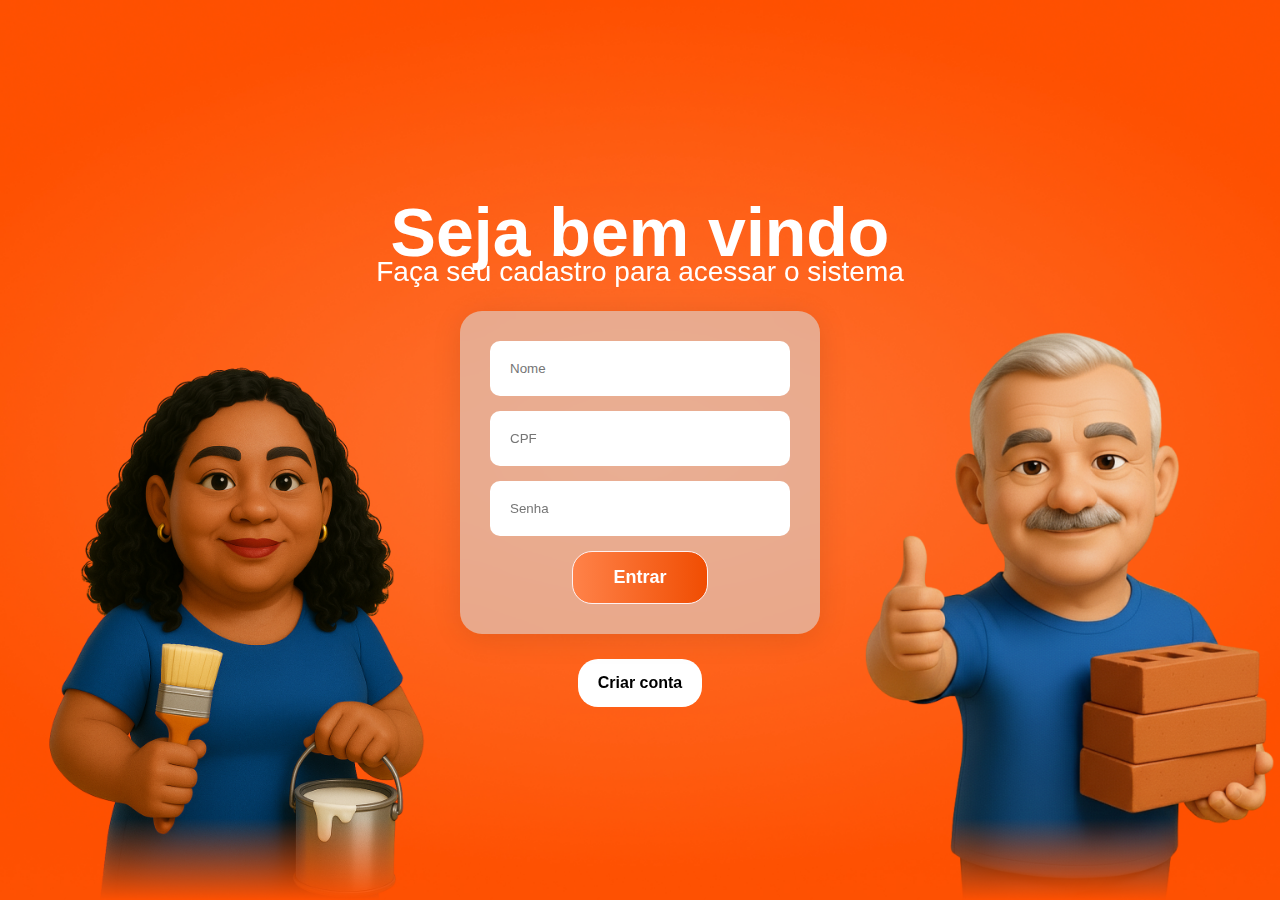
<file: index.html>
<!DOCTYPE html>
<html lang="pt-br">
<head>
    <meta charset="UTF-8">
    <link rel="stylesheet" href="style.css">
    <script src="popup.js" defer></script>
    <title>Sistema de avisos</title>
</head>
<body>

<div class="c1">

    <h1 class="teste">Seja bem vindo</h1>
    <h2 class="teste2">Faça seu cadastro para acessar o sistema</h2>

    <form class="formulario" action="Bancodedados/login.php" method="POST">
        <input type="text" name="Nome" placeholder="Nome" required>
        <input type="text" name="cpf" placeholder="CPF" required>
        <input type="password" name="senha" placeholder="Senha" required>
        <button type="submit" class="btn-entrar">Entrar</button>
    </form>

    <button id="btnCadastro" class="botao-cadastro">Criar conta</button>

</div>


<!-- POPUP -->
<div id="popupCadastro" class="popup">
    <div class="popup-content">
        <span id="fecharPopup" class="fechar">&times;</span>

       <form action="https://agendadeavisos.paulolacerdaweb.com.br/Bancodedados/cadastrar.php" 
      method="POST" 
      class="form-popup">
            
    <h2 class="titulo-popup">Cadastrar Usuário</h2>

    <input type="text" name="nome" placeholder="Nome completo" required>
    <input type="text" name="cpf" placeholder="CPF" required>
    <input type="date" name="nascimento" required>
    <input type="text" name="telefone" placeholder="Telefone" required>
    <input type="password" name="senha" placeholder="Senha" required>

    <button type="submit" class="btn-cadastrar">Cadastrar</button>
</form>
    </div>
</div>

</body>
</html>
</file>
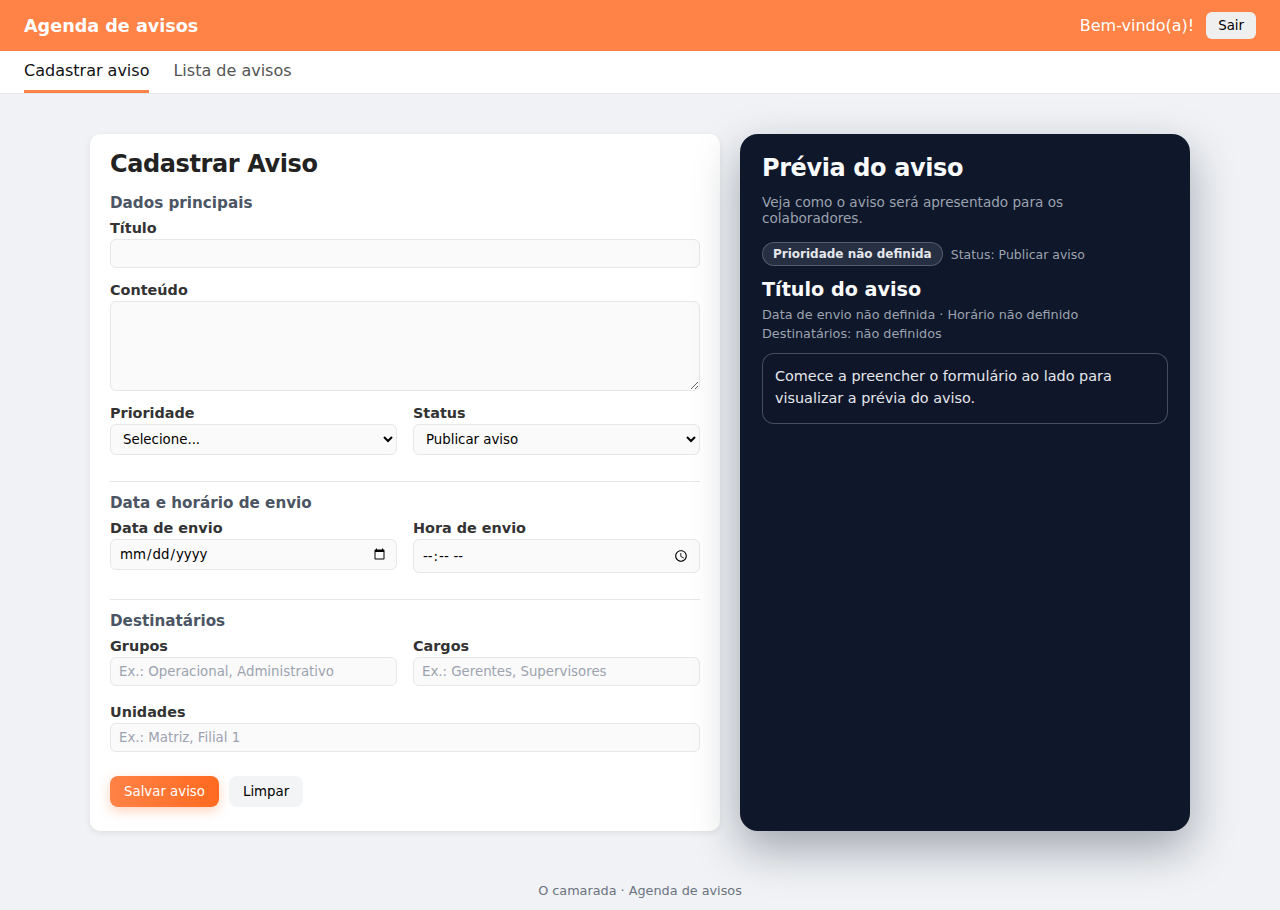
<file: painel.html>
<!-- painel.html -->
<!DOCTYPE html>
<html lang="pt-BR">
<head>
  <meta charset="UTF-8" />
  <title>Agenda de avisos - Cadastrar aviso</title>

  <link rel="stylesheet" href="painel.css" />
</head>
<body>
  <header class="topbar">
    <div class="logo">Agenda de avisos</div>
    <div class="user-area">
      <span>Bem-vindo(a)!</span>
      <button id="btnSair">Sair</button>
    </div>
  </header>

  <!-- MENU PRINCIPAL -->
  <nav class="menu-principal">
    <ul>
      <li><a href="painel.html" class="ativo">Cadastrar aviso</a></li>
      <li><a href="avisos.html">Lista de avisos</a></li>
    </ul>
  </nav>

   <main class="container">
    <!-- CARD CADASTRO -->
    <section class="card card-aviso-form">
      <h2>Cadastrar Aviso</h2>

      <form id="formAviso">
        <input type="hidden" id="idAviso" name="idAviso" />

        <!-- DADOS PRINCIPAIS -->
        <div class="section-block">
          <h3>Dados principais</h3>

          <div class="form-group">
            <label for="titulo">Título</label>
            <input type="text" id="titulo" name="titulo" required />
          </div>

          <div class="form-group">
            <label for="conteudo">Conteúdo</label>
            <textarea id="conteudo" name="conteudo" rows="4" required></textarea>
          </div>

          <div class="form-inline">
            <div class="form-group">
              <label for="prioridade">Prioridade</label>
              <select id="prioridade" name="prioridade" required>
                <option value="">Selecione...</option>
                <option value="baixa">Baixa</option>
                <option value="media">Média</option>
                <option value="alta">Alta</option>
                <option value="urgente">Urgente</option>
              </select>
            </div>

            <div class="form-group">
              <label for="status">Status</label>
              <select id="status" name="status" required>
                <option value="publicado">Publicar aviso</option>
                <option value="rascunho">Salvar como rascunho</option>
                <option value="suspenso">Suspenso</option>
                <option value="cancelado">Cancelado</option>
              </select>
            </div>
          </div>
        </div>

        <!-- DATAS / HORÁRIO -->
        <div class="section-block">
          <h3>Data e horário de envio</h3>

          <div class="form-inline">
            <div class="form-group">
              <label for="data_envio">Data de envio</label>
              <input type="date" id="data_envio" name="data_envio" required />
            </div>

            <div class="form-group">
              <label for="hora_envio">Hora de envio</label>
              <input type="time" id="hora_envio" name="hora_envio" required />
            </div>
          </div>
        </div>

        <!-- DESTINATÁRIOS -->
        <div class="section-block">
          <h3>Destinatários</h3>

          <div class="form-inline">
            <div class="form-group">
              <label for="grupo">Grupos</label>
              <input type="text" id="grupo" name="grupo"
                     placeholder="Ex.: Operacional, Administrativo" />
            </div>

            <div class="form-group">
              <label for="cargo">Cargos</label>
              <input type="text" id="cargo" name="cargo"
                     placeholder="Ex.: Gerentes, Supervisores" />
            </div>
          </div>

          <div class="form-inline">
            <div class="form-group">
              <label for="unidade">Unidades</label>
              <input type="text" id="unidade" name="unidade"
                     placeholder="Ex.: Matriz, Filial 1" />
            </div>
          </div>
        </div>

        <!-- AÇÕES -->
        <div class="form-actions">
          <button type="submit">Salvar aviso</button>
          <button type="reset" class="btn-secundario">Limpar</button>
        </div>

        <p id="mensagem" class="mensagem"></p>
      </form>
    </section>

    <!-- CARD PRÉVIA -->
    <section class="card card-preview">
      <h2>Prévia do aviso</h2>

      <p class="preview-subtitle">
        Veja como o aviso será apresentado para os colaboradores.
      </p>

      <div class="preview-header">
        <span id="prevPrioridade" class="preview-pill preview-pill-neutro">
          Prioridade não definida
        </span>
        <span id="prevStatus" class="preview-status">Status: Publicar aviso</span>
      </div>

      <h3 id="prevTitulo" class="preview-title">
        Título do aviso
      </h3>

      <p id="prevMeta" class="preview-meta">
        Data de envio não definida · Horário não definido
      </p>

      <p id="prevDestinatarios" class="preview-dest">
        Destinatários: não definidos
      </p>

      <div class="preview-conteudo-wrapper">
        <p id="prevConteudo" class="preview-conteudo">
          Comece a preencher o formulário ao lado para visualizar a prévia do aviso.
        </p>
      </div>
    </section>
  </main>


  <footer class="rodape">
    O camarada · Agenda de avisos
  </footer>

  <script src="painel.js"></script>
</body>
</html>
</file>
<file: style.css>
body {
  margin: 0;
  padding: 0;
}

.c1 {
  position: fixed;
  top: 0;
  left: 0;
  width: 100vw;
  height: 100vh;
  background-image: url('Frame 1.jpg');
  background-size: cover;       /* Faz a imagem preencher toda a tela */
  background-position: center;  /* Centraliza a imagem */
  background-repeat: no-repeat; /* Impede que repita */
  
  display: flex;
  flex-direction: column;
  justify-content: center;
  align-items: center;
}



.teste {
    text-align: center;
    margin-top: 0px;
    font-family: 'Poppins', sans-serif;
    font-weight: 700; /* 400 = Regular */
    margin-bottom: 0;
    font-size: 68px;
    color: white;
     margin-bottom: 5px; 
}

.teste2{
    text-align: center;
    font-size: 28px;
    font-family: 'Poppins', sans-serif;
    font-weight: 300;
    margin-top: -20px; 
    color: white;
}

.formulario {
  display: flex;
  flex-direction: column; /* coloca os elementos um abaixo do outro */
  gap: 15px; /* espaço entre os campos */
  padding: 30px;
  width: 300px;
  border-radius: 22px;
  background: rgba(217, 217, 217, 0.58);
  backdrop-filter: blur(17.15px);
  box-shadow: 0 4px 30px rgba(0, 0, 0, 0.1);
}

.formulario input,
.formulario textarea {
  padding: 20px;
  border: none;
  border-radius: 10px;
  outline: none;
}

.formulario button {
  color: #FFF;
  text-align: center;
  font-family: Poppins, sans-serif;
  font-size: 18px;        /* diminui o tamanho da fonte */
  font-weight: 700;
  padding: 15px 40px;     /* reduz o espaçamento interno */
  border-radius: 20px;
  border: 1px solid #FFF1F1;
  background: linear-gradient(90deg, #FF8249 0%, #F04D02 100%);
  cursor: pointer;
  margin: 0 auto;         /* centraliza horizontalmente */
  display: block;         /* garante que o margin funcione */
  transition: transform 0.2s ease, opacity 0.2s ease;
}

.formulario button:hover {
  transform: scale(1.05);
  opacity: 0.9;
}

.botao-cadastro {
  margin-top: 25px;               /* espaçamento superior */
  padding: 15px 20px;
  display: block;
  margin-left: auto;
  margin-right: auto;             /* centraliza */
  
  background: #ffffff;            /* AZUL */
  border: none;
  
  color: rgb(0, 0, 0);
  font-family: Poppins, sans-serif;
  font-size: 16px;
  font-weight: 700;
  
  border-radius: 20px;
  cursor: pointer;
  transition: 0.2s ease;
}

.botao-cadastro:hover {
  transform: scale(1.05);
  opacity: 0.9;
}

/* Fundo escurecido */
.popup {
    display: none; /* começa escondido */
    position: fixed;
    top: 0;
    left: 0;
    width: 100%;
    height: 100%;
    background: rgba(0,0,0,0.6);
    justify-content: center;
    align-items: center;
}

/* Caixa do popup */
/* Caixa interna do popup */
.popup-content {
    background: #fff;
    padding: 30px;
    width: 380px;
    border-radius: 12px;
    position: relative;
    box-shadow: 0 0 15px rgba(0,0,0,0.3);
}

/* Título centralizado */
.titulo-popup {
    text-align: center;
    font-family: Poppins, sans-serif;
    font-size: 24px;
    margin-bottom: 20px;
    font-weight: 700;
}

/* Formulário dentro do popup: alinhado em coluna */
.form-popup {
    display: flex;
    flex-direction: column;
    gap: 15px; /* espaço entre inputs */
}

/* Inputs do popup */
.form-popup input {
    padding: 12px;
    border-radius: 10px;
    border: 1px solid #ccc;
    font-size: 15px;
    font-family: Poppins, sans-serif;
}

/* Botão do popup */
.btn-cadastrar {
    padding: 12px;
    background: #007bff;            /* azul */
    color: white;
    border: none;
    border-radius: 10px;
    font-size: 17px;
    font-weight: 600;
    cursor: pointer;
    transition: 0.2s ease;
}

.btn-cadastrar:hover {
    opacity: .9;
}


/* Botão X */
.fechar {
    position: absolute;
    top: 10px;
    right: 15px;
    cursor: pointer;
    font-size: 22px;
}
</file>
<file: painel.css>
* {
  box-sizing: border-box;
  margin: 0;
  padding: 0;
  font-family: system-ui, -apple-system, BlinkMacSystemFont, "Segoe UI",
    sans-serif;
}

body {
  background: #f0f2f5;
  color: #222;
}

/* Topo */
.topbar {
  background: #FF8246;
  color: #fff;
  display: flex;
  justify-content: space-between;
  align-items: center;
  padding: 12px 24px;
}

.logo {
  font-weight: 700;
  font-size: 1.1rem;
}

.user-area {
  display: flex;
  gap: 12px;
  align-items: center;
}

.user-area button {
  border: none;
  padding: 6px 12px;
  border-radius: 6px;
  cursor: pointer;
}

/* ===== MENU PRINCIPAL ===== */

.menu-principal {
  background: #ffffff;
  border-bottom: 1px solid #e5e7eb;
  padding: 0 24px;
}

.menu-principal ul {
  list-style: none;
  margin: 0;
  padding: 0;
  display: flex;
  gap: 24px;
}

.menu-principal li {
  margin: 0;
}

.menu-principal a {
  display: block;
  padding: 10px 0;
  text-decoration: none;
  color: #555;
  font-weight: 500;
  border-bottom: 3px solid transparent;
}

.menu-principal a:hover {
  color: #111;
  border-bottom-color: #FF8246; /* mesma cor do topo */
}

/* link da aba atual */
.menu-principal a.ativo {
  color: #111;
  border-bottom-color: #FF8246;
}

/* Layout principal */
.container {
  max-width: 1100px;
  margin: 40px auto;              /* antes era 150px */
  display: grid;
  grid-template-columns: 1fr;
  gap: 20px;
}

/* ...resto igual... */

.container-avisos {
  margin-top: 40px;               /* pode ser 40 pra combinar */
}


.card {
  background: #fff;
  border-radius: 10px;
  padding: 16px 20px;
  box-shadow: 0 2px 6px rgba(0, 0, 0, 0.08);
}

.card h2 {
  margin-bottom: 12px;
}

/* Formulário */
.form-group {
  display: flex;
  flex-direction: column;
  margin-bottom: 10px;
}

.form-group label {
  font-size: 0.9rem;
  margin-bottom: 3px;
}

.form-group input,
.form-group select {
  padding: 6px 8px;
  border-radius: 6px;
  border: 1px solid #d0d7de;
}

.form-inline {
  display: grid;
  grid-template-columns: repeat(auto-fit, minmax(150px, 1fr));
  gap: 10px;
}

.form-actions {
  margin-top: 10px;
  display: flex;
  gap: 10px;
}

button[type="submit"],
.btn-secundario {
  padding: 8px 14px;
  border-radius: 8px;
  border: none;
  cursor: pointer;
  font-weight: 500;
}

button[type="submit"] {
  background: #2563eb;
  color: #fff;
}

button[type="submit"]:hover {
  opacity: 0.9;
}

.btn-secundario {
  background: #e5e7eb;
}

/* Mensagem */
.mensagem {
  margin-top: 8px;
  font-size: 0.9rem;
}

/* Filtros / busca */
.filtros {
  margin-bottom: 8px;
}

.filtros input {
  width: 100%;
  padding: 6px 8px;
  border-radius: 6px;
  border: 1px solid #d0d7de;
}

/* Tabela */
table {
  width: 100%;
  border-collapse: collapse;
  font-size: 0.9rem;
}

thead {
  background: #f3f4f6;
}

th,
td {
  padding: 8px;
  border-bottom: 1px solid #e5e7eb;
  text-align: left;
}

td:last-child {
  white-space: nowrap;
}

.acao {
  border: none;
  border-radius: 6px;
  padding: 4px 8px;
  cursor: pointer;
  font-size: 0.8rem;
}

.acao.editar {
  background: #fbbf24;
}

.acao.excluir {
  background: #ef4444;
  color: #fff;
}

.rodape {
  text-align: center;
  padding: 12px;
  font-size: 0.8rem;
  color: #6b7280;
}

/* Responsivo - 2 colunas em telas maiores */
@media (min-width: 900px) {
  .container {
    grid-template-columns: 1.1fr 1.3fr;
  }
}

/* ===== AJUSTES PARA PÁGINA DE AVISOS ===== */

.container-avisos {
  margin-top: 120px;
}

/* Card da esquerda mais “seccionado” */
.card-aviso-form h2,
.card-aviso-lista h2 {
  margin-bottom: 16px;
}

.section-block {
  border-top: 1px solid #e5e7eb;
  padding-top: 12px;
  margin-top: 12px;
}

.section-block:first-of-type {
  border-top: none;
  padding-top: 0;
  margin-top: 0;
}

.section-block h3 {
  font-size: 0.95rem;
  margin-bottom: 8px;
  color: #4b5563;
}

/* Textarea com mesmo estilo do input */
.form-group textarea {
  padding: 6px 8px;
  border-radius: 6px;
  border: 1px solid #d0d7de;
  resize: vertical;
}

/* Linha de checkboxes dos canais */
.checkbox-row {
  display: flex;
  flex-wrap: wrap;
  gap: 12px;
  font-size: 0.9rem;
}

.checkbox-row label {
  display: flex;
  align-items: center;
  gap: 6px;
}

/* Filtros específicos da lista de avisos */
.filtros-avisos {
  margin-bottom: 12px;
}

.filtros-linha {
  display: grid;
  grid-template-columns: repeat(auto-fit, minmax(180px, 1fr));
  gap: 10px;
}

.filtros-linha .form-group {
  margin-bottom: 0;
}

.filtros-linha .form-group input[type="date"] {
  margin-top: 4px;
}

/* Badges de prioridade e status */
.badge {
  display: inline-block;
  padding: 2px 8px;
  border-radius: 999px;
  font-size: 0.75rem;
  font-weight: 500;
}

.badge-alta {
  background: #fee2e2;
  color: #b91c1c;
}

.badge-pendente {
  background: #fffbeb;
  color: #92400e;
}

.badge-aprovado {
  background: #ecfdf3;
  color: #166534;
}

.badge-enviado {
  background: #eff6ff;
  color: #1d4ed8;
}

/* Ações da tabela de avisos */
.acao.ver {
  background: #e5e7eb;
}

.acao.aprovar {
  background: #22c55e;
  color: #fff;
}

.acao.rejeitar {
  background: #ef4444;
  color: #fff;
}

/* Painel de status (entregas / leitura) */
.painel-status {
  margin-top: 16px;
}

.painel-status h3 {
  font-size: 0.9rem;
  margin-bottom: 8px;
  color: #4b5563;
}

.status-cards {
  display: grid;
  grid-template-columns: repeat(auto-fit, minmax(120px, 1fr));
  gap: 10px;
}

.status-card {
  background: #f9fafb;
  border-radius: 8px;
  padding: 8px 10px;
  border: 1px solid #e5e7eb;
}

.status-label {
  display: block;
  font-size: 0.75rem;
  color: #6b7280;
}

.status-value {
  font-size: 1.1rem;
  font-weight: 700;
}

/* Ajuste em telas maiores: 2 colunas (já existe, mas aqui reforça o layout visual) */
@media (min-width: 900px) {
  .container-avisos {
    grid-template-columns: 1.1fr 1.3fr;
  }
}

/* ===== FORMULÁRIO MODERNO – UI UPGRADE ===== */

.card {
  transition: all 0.25s ease;
}

.card:hover {
  box-shadow: 0 10px 25px rgba(0,0,0,0.05);
}

.form-group label {
  font-weight: 600;
  color: #333;
}

.form-group input,
.form-group textarea,
.form-group select {
  transition: all 0.2s ease;
  background-color: #fafafa;
  border: 1.5px solid #e5e7eb;
}

.form-group input:focus,
.form-group textarea:focus,
.form-group select:focus {
  border-color: #FF8246;
  background-color: #fff;
  outline: none;
  box-shadow: 0 0 0 2px rgba(255,130,70,0.15);
}

.form-section-title {
  margin: 20px 0 10px;
  font-size: 1rem;
  font-weight: 700;
  color: #444;
  border-left: 4px solid #FF8246;
  padding-left: 8px;
}

.form-inline {
  margin-top: 4px;
}

textarea {
  min-height: 90px;
}

/* ===== BOTÕES MODERNOS ===== */

button[type="submit"] {
  background: linear-gradient(to right, #FF8246, #ff6a20);
  box-shadow: 0 4px 12px rgba(255,130,70,0.35);
  transition: all 0.2s ease;
}

button[type="submit"]:hover {
  transform: translateY(-1px);
  box-shadow: 0 6px 18px rgba(255,130,70,0.45);
}

/* secundarios */
.btn-secundario {
  background: #f3f4f6;
  transition: all 0.2s ease;
}

.btn-secundario:hover {
  background: #e5e7eb;
}

/* ===== DEIXAR FORMULÁRIO COM “RESPIRO” ===== */

.form-group {
  margin-bottom: 14px;
}

.card h2 {
  font-weight: 800;
  letter-spacing: -0.4px;
}

/* ===== GRID MAIS BONITO ===== */

.form-inline {
  gap: 16px;
}

/* ===== PLACEHOLDERS MAIS SUAVES ===== */

::placeholder {
  color: #9ca3af;
}

/* ========================= */
/*   LISTA DE AVISOS (UI)    */
/* ========================= */

/* Card principal da lista */
/* ===== CENTRALIZAR LISTA DE AVISOS NO MEIO DA TELA ===== */

/* main da página de avisos */
.container-avisos {
  /* ocupa praticamente a tela toda (desconta topo/rodapé) */
  min-height: calc(100vh - 140px);
  display: flex;
  align-items: center;        /* centro vertical */
  justify-content: center;    /* centro horizontal */
}

/* card maior e mais largo */
.card-aviso-lista {
  width: 100%;
  max-width: 1200px;          /* aumenta a largura */
  border-radius: 22px;
  padding: 24px 28px 26px;
}
/* botão de novo aviso */
.card-aviso-lista h2 a.btn-secundario {
  background: #4c1d95;
  color: #fff;
  border-radius: 999px;
  padding: 8px 18px;
  font-weight: 600;
  font-size: 0.95rem;
  box-shadow: 0 10px 25px rgba(76, 29, 149, 0.35);
  transition: all 0.18s ease;
}

.card-aviso-lista h2 a.btn-secundario:hover {
  transform: translateY(-1px);
  box-shadow: 0 12px 30px rgba(76, 29, 149, 0.45);
}

/* ===== Filtros ===== */

.filtros-avisos {
  margin-bottom: 14px;
}

.filtros-avisos .form-group label {
  font-weight: 600;
  color: #374151;
}

#buscaAvisos {
  width: 100%;
  margin-top: 4px;
}

.filtros-linha {
  margin-top: 10px;
  display: grid;
  grid-template-columns: minmax(0, 220px) minmax(0, 1fr);
  gap: 16px;
}

.filtros-linha .form-group {
  margin-bottom: 0;
}

/* inputs e selects com estilo uniforme */
.filtros-avisos input,
.filtros-avisos select {
  border-radius: 10px;
  border: 1.5px solid #e5e7eb;
  padding: 7px 10px;
  background: #f9fafb;
  font-size: 0.9rem;
  transition: all 0.18s ease;
}

.filtros-avisos input:focus,
.filtros-avisos select:focus {
  outline: none;
  border-color: #ff8246;
  background: #fff;
  box-shadow: 0 0 0 2px rgba(255, 130, 70, 0.15);
}

/* ===== Tabela ===== */

#tabelaAvisos {
  margin-top: 18px;
  font-size: 0.9rem;
}

#tabelaAvisos thead {
  background: #f3f4f6;
}

#tabelaAvisos th {
  font-weight: 700;
  color: #4b5563;
  border-bottom: 1px solid #e5e7eb;
}


.acao.whatsapp {
  background: #22c55e;
  color: #fff;
}

/* Badge para leitura */
.badge-leitura-nao {
  background: #fee2e2;
  color: #b91c1c;
}

.badge-leitura-sim {
  background: #dcfce7;
  color: #166534;
}

/* ===== PRÉVIA DO AVISO (lado direito) ===== */

.card-preview {
  background: #0f172a;
  color: #e5e7eb;
  border-radius: 18px;
  padding: 20px 22px 22px;
  box-shadow: 0 18px 45px rgba(15, 23, 42, 0.35);
}

.card-preview h2 {
  color: #f9fafb;
}

.preview-subtitle {
  font-size: 0.85rem;
  color: #9ca3af;
  margin-bottom: 16px;
}

.preview-header {
  display: flex;
  flex-wrap: wrap;
  gap: 8px;
  align-items: center;
  margin-bottom: 12px;
}

.preview-pill {
  display: inline-flex;
  align-items: center;
  padding: 4px 10px;
  border-radius: 999px;
  font-size: 0.75rem;
  font-weight: 600;
}

/* neutro (sem prioridade escolhida) */
.preview-pill-neutro {
  background: rgba(148, 163, 184, 0.18);
  color: #e5e7eb;
  border: 1px solid rgba(148, 163, 184, 0.4);
}

/* cores por prioridade */
.preview-pill-baixa {
  background: rgba(34, 197, 94, 0.15);
  color: #bbf7d0;
  border: 1px solid rgba(34, 197, 94, 0.8);
}

.preview-pill-media {
  background: rgba(59, 130, 246, 0.15);
  color: #bfdbfe;
  border: 1px solid rgba(59, 130, 246, 0.8);
}

.preview-pill-alta {
  background: rgba(234, 179, 8, 0.18);
  color: #fef9c3;
  border: 1px solid rgba(234, 179, 8, 0.85);
}

.preview-pill-urgente {
  background: rgba(248, 113, 113, 0.18);
  color: #fecaca;
  border: 1px solid rgba(248, 113, 113, 0.9);
}

.preview-status {
  font-size: 0.78rem;
  color: #9ca3af;
}

.preview-title {
  font-size: 1.2rem;
  font-weight: 700;
  margin-bottom: 6px;
  color: #f9fafb;
}

.preview-meta {
  font-size: 0.8rem;
  color: #9ca3af;
  margin-bottom: 4px;
}

.preview-dest {
  font-size: 0.8rem;
  color: #9ca3af;
  margin-bottom: 12px;
}

.preview-conteudo-wrapper {
  background: rgba(15, 23, 42, 0.8);
  border-radius: 12px;
  border: 1px solid rgba(148, 163, 184, 0.4);
  padding: 12px 12px 14px;
}

.preview-conteudo {
  font-size: 0.9rem;
  line-height: 1.5;
  color: #e5e7eb;
}

/* Ajuste de grid para duas colunas em telas maiores */
@media (min-width: 900px) {
  .container {
    grid-template-columns: minmax(0, 1.4fr) minmax(0, 1fr);
  }
}
</file>
